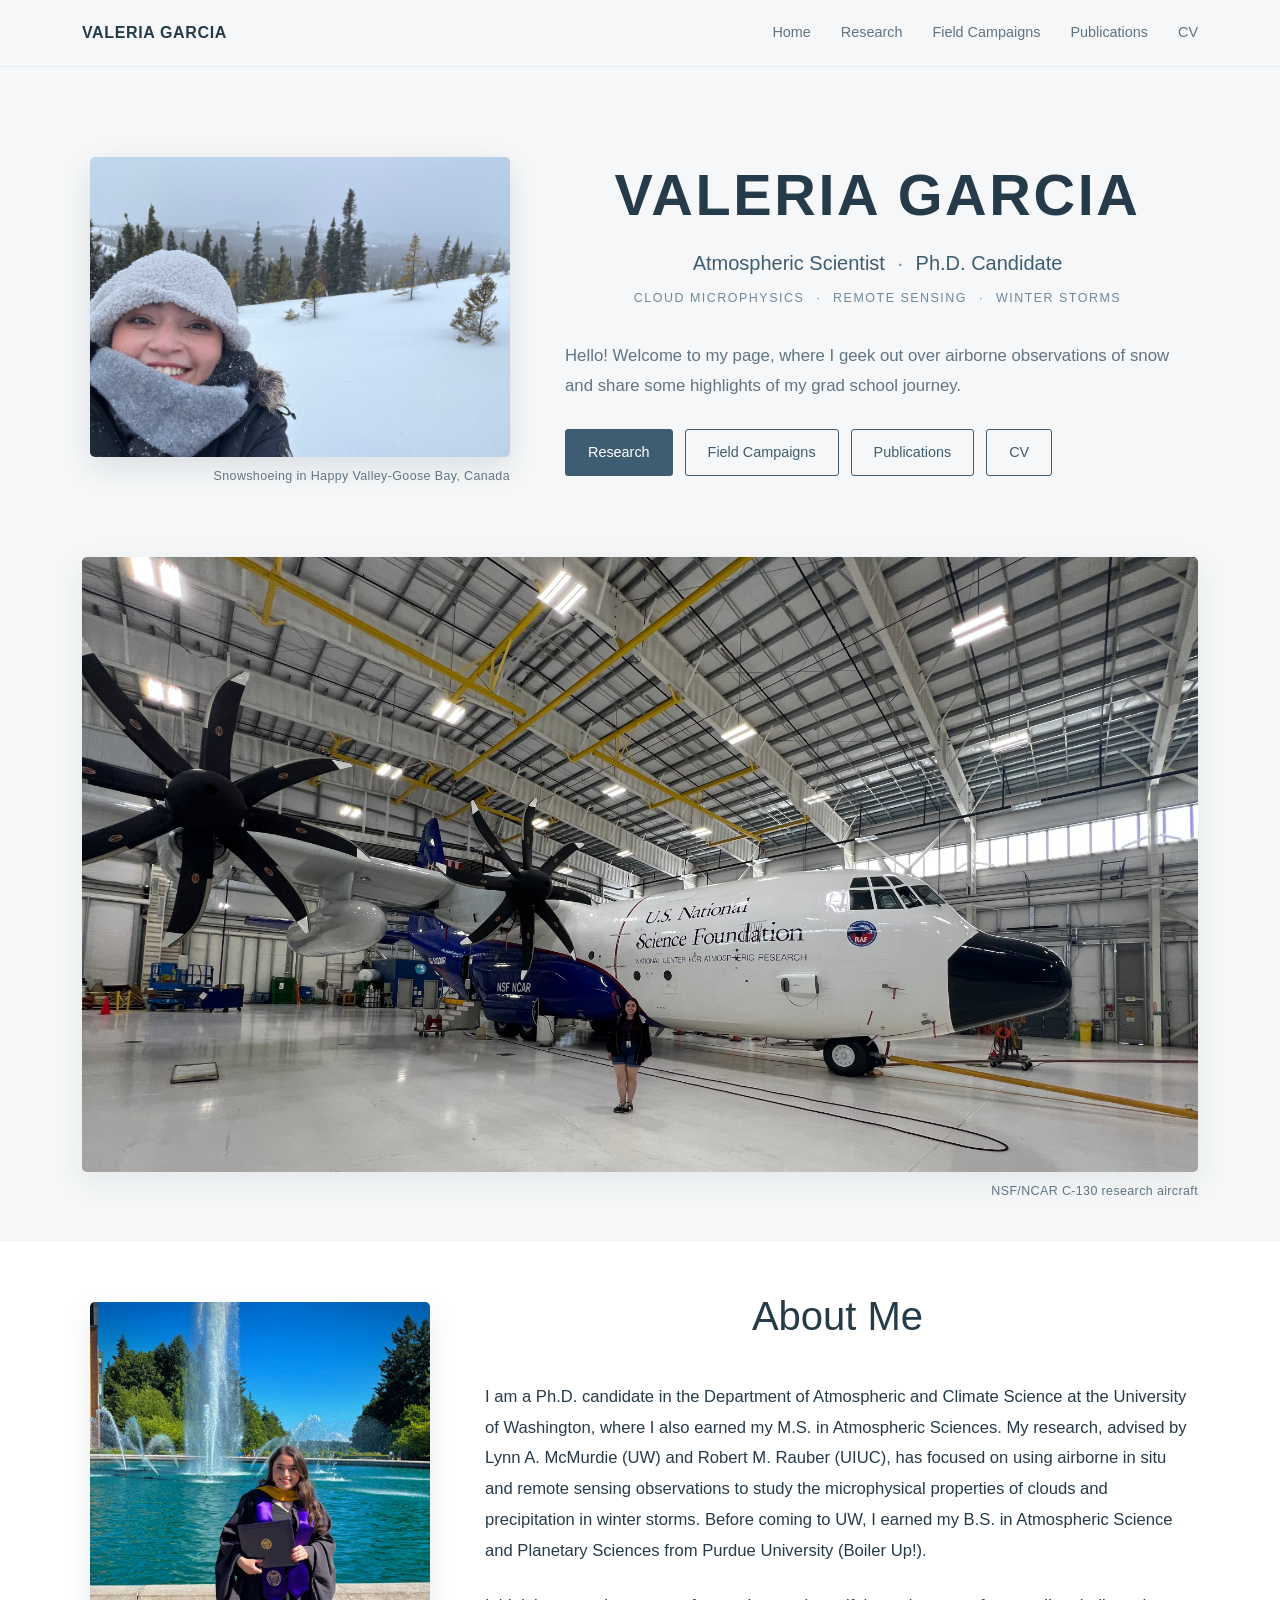
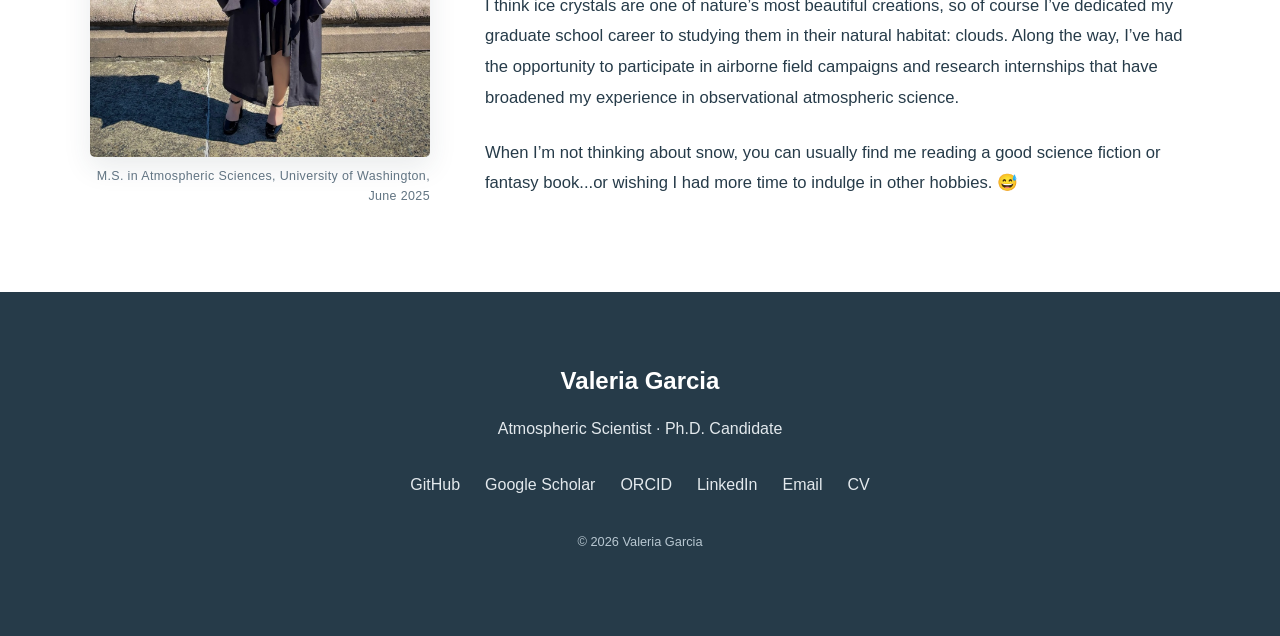
<file: index.html>
<!DOCTYPE html>
<html lang="en">

<head>
    <meta charset="UTF-8">
    <meta name="viewport" content="width=device-width, initial-scale=1.0">

    <title>Valeria Garcia | Atmospheric Scientist</title>

    <meta
        name="description"
        content="Valeria Garcia — atmospheric scientist and Ph.D. candidate studying cloud microphysics, remote sensing, and winter storms."
    >

    <link rel="stylesheet" href="style.css">
</head>


<body>

    <!-- =====================================================
         Navigation
    ====================================================== -->

    <header class="site-header">

        <nav class="navbar">

            <a href="index.html" class="site-name">
                Valeria Garcia
            </a>

            <div class="nav-links">
                <a href="index.html">Home</a>
                <a href="research.html">Research</a>
                <a href="field-campaigns.html">Field Campaigns</a>
                <a href="publications.html">Publications</a>
                <a href="cv.html">CV</a>
            </div>

        </nav>

    </header>



    <!-- =====================================================
         Main
    ====================================================== -->

    <main>


        <!-- =================================================
             Hero
        ================================================== -->

        <section class="hero">

            <div class="hero-profile">

                <figure class="portrait-wrapper">
                    <img
                        src="assets/images/valeria.jpeg"
                        alt="Valeria Garcia snowshoeing in Happy Valley-Goose Bay, Canada"
                        class="portrait"
                    >
                    <figcaption>
                        Snowshoeing in Happy Valley-Goose Bay, Canada
                    </figcaption>
                </figure>


                <div class="hero-text">

                    <h1>Valeria Garcia</h1>

                    <h2>
                        Atmospheric Scientist
                        <span>·</span>
                        Ph.D. Candidate
                    </h2>

                    <p class="research-fields">
                        Cloud Microphysics
                        <span>·</span>
                        Remote Sensing
                        <span>·</span>
                        Winter Storms
                    </p>

                    <p class="intro">
                        Hello! Welcome to my page, where I geek out over airborne
                        observations of snow and share some highlights of my grad school
                        journey.
                    </p>

                    <div class="hero-buttons">

                        <a href="research.html" class="button primary">
                            Research
                        </a>

                        <a href="field-campaigns.html" class="button secondary">
                            Field Campaigns
                        </a>

                        <a href="publications.html" class="button secondary">
                            Publications
                        </a>

                        <a href="cv.html" class="button secondary">
                            CV
                        </a>

                    </div>

                </div>

            </div>


            <figure class="hero-aircraft">

                <img
                    src="assets/images/valeria_C130.jpeg"
                    alt="Valeria Garcia standing beside the NSF NCAR C-130 research aircraft"
                    class="hero-aircraft-photo"
                >

                <figcaption>
                    NSF/NCAR C-130 research aircraft
                </figcaption>

            </figure>

        </section>



        <!-- =================================================
             About Me
        ================================================== -->

        <section class="about-section">

            <div class="about-wrapper">

                <div class="about-layout">

                    <figure class="about-photo-wrapper">
                        <img
                            src="assets/images/Valeria_Masters.jpg"
                            alt="Valeria Garcia after earning her master's degree at the University of Washington"
                            class="about-photo"
                        >
                        <figcaption>
                            M.S. in Atmospheric Sciences, University of Washington, June 2025
                        </figcaption>
                    </figure>


                    <div class="about-content">

                        <h2>About Me</h2>

                        <p>
                            I am a Ph.D. candidate in the Department of Atmospheric and
                            Climate Science at the University of Washington, where I also
                            earned my M.S. in Atmospheric Sciences. My research, advised by
                            Lynn A. McMurdie (UW) and Robert M. Rauber (UIUC), has focused
                            on using airborne in situ and remote sensing observations to
                            study the microphysical properties of clouds and precipitation
                            in winter storms. Before coming to UW, I earned my B.S. in
                            Atmospheric Science and Planetary Sciences from Purdue
                            University (Boiler Up!).
                        </p>

                        <p>
                            I think ice crystals are one of nature’s most beautiful creations,
                            so of course I’ve dedicated my graduate school career to studying
                            them in their natural habitat: clouds. Along the way, I’ve had the
                            opportunity to participate in airborne field campaigns and research
                            internships that have broadened my experience in observational
                            atmospheric science.
                        </p>

                        <p>
                            When I’m not thinking about snow, you can usually find me
                            reading a good science fiction or fantasy book...or wishing
                            I had more time to indulge in other hobbies. 😅
                        </p>

                    </div>

                </div>

            </div>

        </section>

    </main>



    <!-- =====================================================
         Footer
    ====================================================== -->

    <footer class="site-footer">

        <h2>Valeria Garcia</h2>

        <p>
            Atmospheric Scientist · Ph.D. Candidate
        </p>

        <div class="footer-links">

            <a href="https://github.com/vgarcia3" target="_blank" rel="noopener noreferrer">
                GitHub
            </a>

            <a href="https://scholar.google.com/citations?user=y9aDKXQAAAAJ&amp;hl=en"
            target="_blank"
            rel="noopener noreferrer">
                Google Scholar
            </a>

            <a href="https://orcid.org/0000-0001-6007-8369"
            target="_blank"
            rel="noopener noreferrer">
                ORCID
            </a>

            <a href="https://www.linkedin.com/in/valeria-garcia-54825319a/"
            target="_blank"
            rel="noopener noreferrer">
                LinkedIn
            </a>

            <a href="mailto:vgarcia1@uw.edu">
                Email
            </a>

            <a href="cv.html">
                CV
            </a>

        </div>

        <p class="copyright">
            © 2026 Valeria Garcia
        </p>

    </footer>


</body>
</html>
</file>
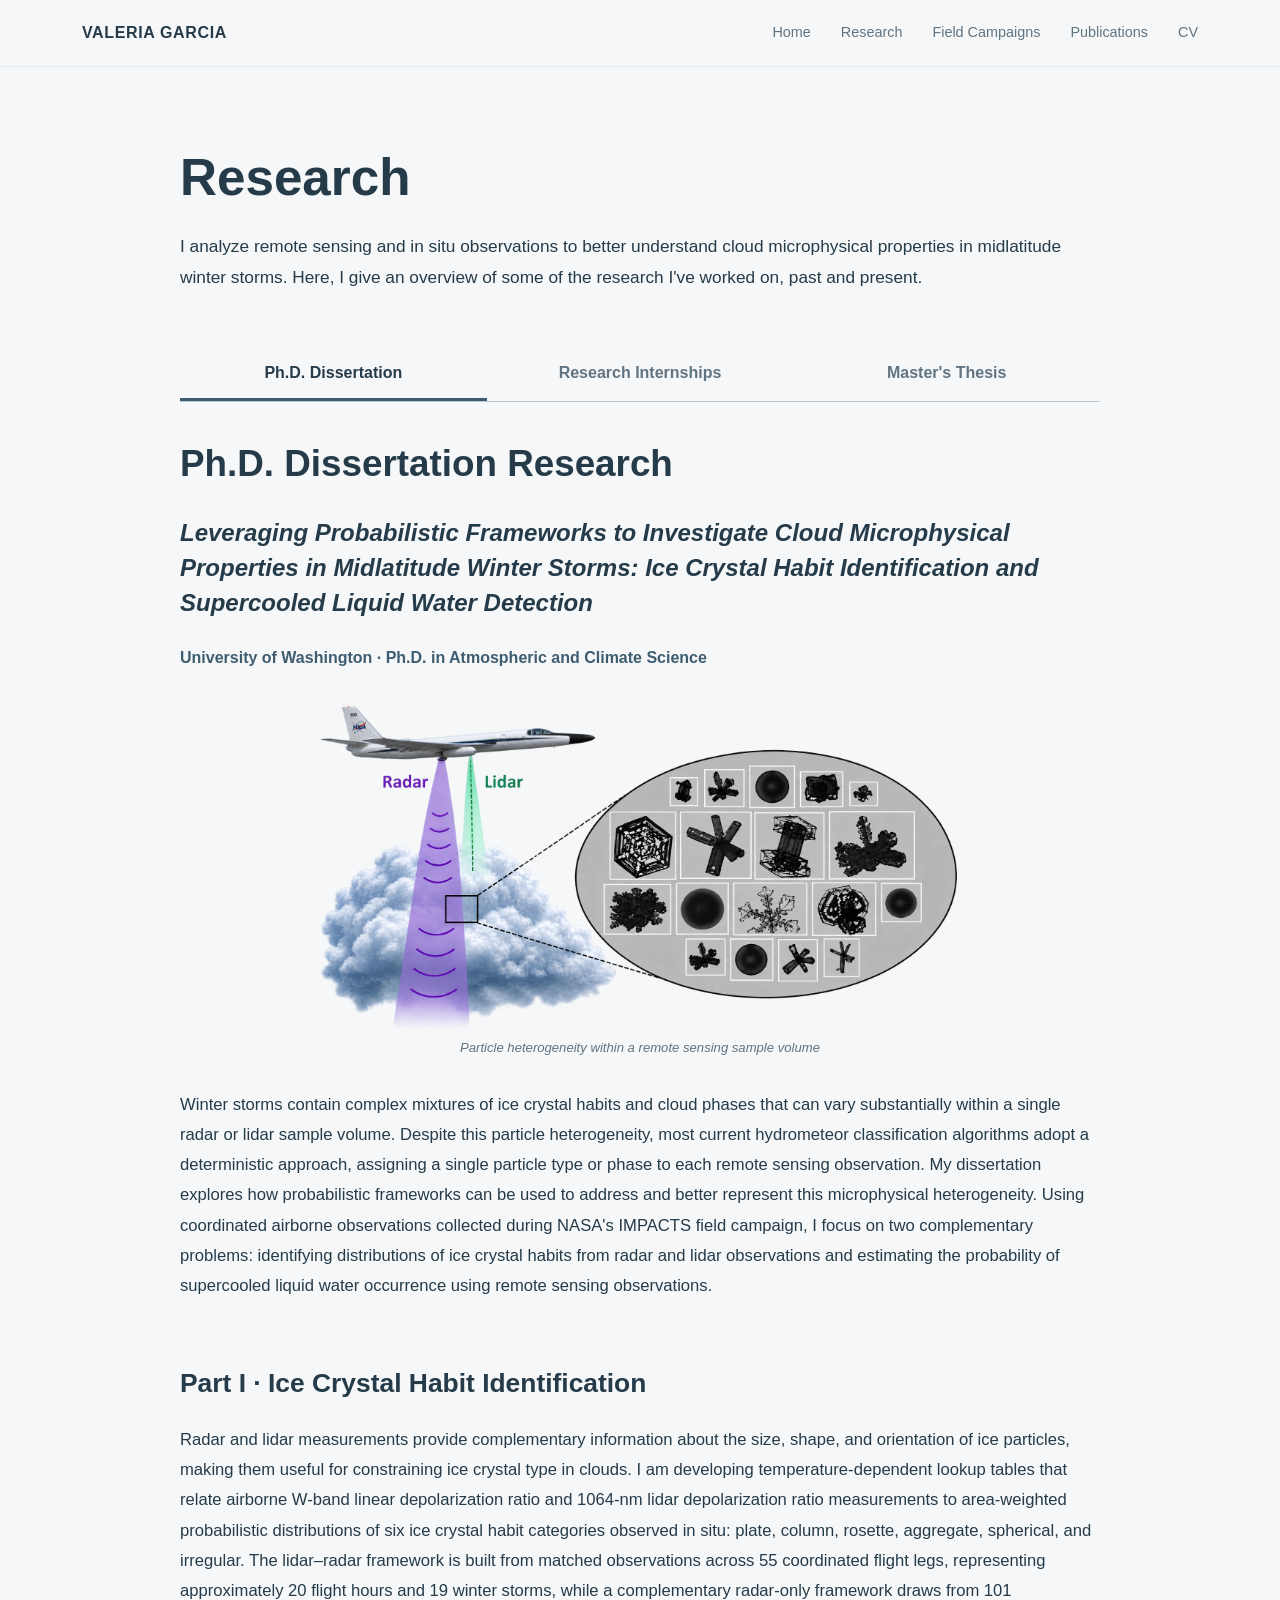
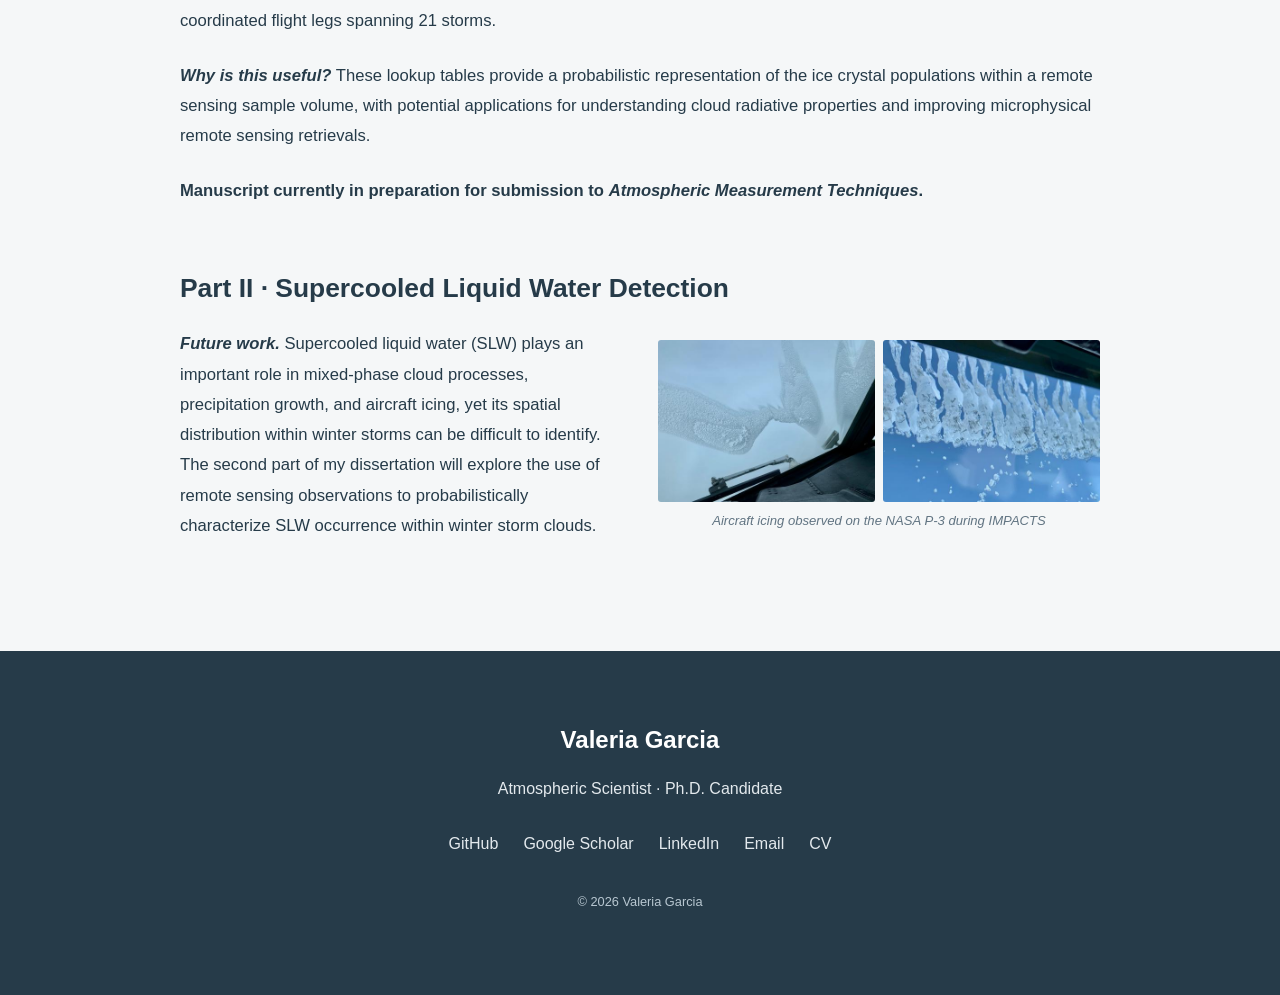
<file: research.html>
<!DOCTYPE html>
<html lang="en">
<head>
    <meta charset="UTF-8">
    <meta name="viewport" content="width=device-width, initial-scale=1.0">

    <title>Research | Valeria Garcia</title>

    <meta
        name="description"
        content="Research by Valeria Garcia on cloud microphysics, remote sensing, and midlatitude winter storms."
    >

    <link rel="stylesheet" href="style.css">
</head>

<body>

    <!-- =====================================================
         Navigation
    ====================================================== -->

    <header class="site-header">
        <nav class="navbar">

            <a href="index.html" class="site-name">
                Valeria Garcia
            </a>

            <div class="nav-links">
                <a href="index.html">Home</a>
                <a href="research.html">Research</a>
                <a href="field-campaigns.html">Field Campaigns</a>
                <a href="publications.html">Publications</a>
                <a href="cv.html">CV</a>
            </div>

        </nav>
    </header>


    <main class="research-page">

        <!-- =================================================
             Research Introduction
        ================================================== -->

        <section class="research-intro">

            <h1>Research</h1>

            <p>
                I analyze remote sensing and in situ observations
                to better understand cloud microphysical properties in
                midlatitude winter storms. Here, I give an overview of some
                of the research I've worked on, past and present.
            </p>

        </section>


        <!-- =================================================
             Research Tabs
        ================================================== -->

        <div class="research-tabs" role="tablist" aria-label="Research sections">

            <button
                class="research-tab active"
                id="phd-tab"
                data-tab="phd"
                role="tab"
                aria-selected="true"
                aria-controls="phd"
            >
                Ph.D. Dissertation
            </button>

            <button
                class="research-tab"
                id="internships-tab"
                data-tab="internships"
                role="tab"
                aria-selected="false"
                aria-controls="internships"
            >
                Research Internships
            </button>

            <button
                class="research-tab"
                id="masters-tab"
                data-tab="masters"
                role="tab"
                aria-selected="false"
                aria-controls="masters"
            >
                Master's Thesis
            </button>

        </div>


        <!-- =================================================
             Ph.D. Dissertation Tab
        ================================================== -->

        <div
            class="research-tab-panel active"
            id="phd"
            role="tabpanel"
            aria-labelledby="phd-tab"
        >

            <section class="research-section dissertation-section">

                <h2>Ph.D. Dissertation Research</h2>

                <h3 class="research-title">
                    Leveraging Probabilistic Frameworks to Investigate Cloud
                    Microphysical Properties in Midlatitude Winter Storms:
                    Ice Crystal Habit Identification and Supercooled Liquid
                    Water Detection
                </h3>

                <p class="research-affiliation">
                    University of Washington · Ph.D. in Atmospheric and Climate Science
                </p>


                <!-- =========================================
                     Dissertation Overview
                ========================================== -->

                <div class="dissertation-overview">

                    <figure class="heterogeneity-figure">

                        <img
                            src="assets/images/particle_heterogeneity.png"
                            alt="Illustration of radar and lidar observing a heterogeneous mixture of cloud particles within a remote sensing sample volume"
                        >

                        <figcaption>
                            Particle heterogeneity within a remote sensing sample volume
                        </figcaption>

                    </figure>


                    <div class="dissertation-overview-text">

                        <p>
                            Winter storms contain complex mixtures of ice
                            crystal habits and cloud phases that can vary
                            substantially within a single radar or lidar sample
                            volume. Despite this particle heterogeneity, most
                            current hydrometeor classification algorithms adopt
                            a deterministic approach, assigning a single
                            particle type or phase to each remote sensing
                            observation. My dissertation explores how
                            probabilistic frameworks can be used to address and
                            better represent this microphysical heterogeneity.
                            Using coordinated airborne observations collected
                            during NASA's IMPACTS field campaign, I focus on two
                            complementary problems: identifying distributions
                            of ice crystal habits from radar and lidar
                            observations and estimating the probability of
                            supercooled liquid water occurrence using remote
                            sensing observations.
                        </p>

                    </div>

                </div>


                <!-- =========================================
                     Part I · Ice Crystal Habit Identification
                ========================================== -->

                <div class="dissertation-part">

                    <h3 class="part-title">
                        Part I · Ice Crystal Habit Identification
                    </h3>

                    <p>
                        Radar and lidar measurements provide complementary
                        information about the size, shape, and orientation of
                        ice particles, making them useful for constraining ice
                        crystal type in clouds. I am developing
                        temperature-dependent lookup tables that relate
                        airborne W-band linear depolarization ratio and
                        1064-nm lidar depolarization ratio measurements to
                        area-weighted probabilistic distributions of six ice
                        crystal habit categories observed in situ: plate,
                        column, rosette, aggregate, spherical, and irregular.
                        The lidar–radar framework is built from matched
                        observations across 55 coordinated flight legs,
                        representing approximately 20 flight hours and 19
                        winter storms, while a complementary radar-only
                        framework draws from 101 coordinated flight legs
                        spanning 21 storms.
                    </p>

                    <p>
                        <em><strong>Why is this useful?</strong></em>
                        These lookup tables provide a probabilistic
                        representation of the ice crystal populations within
                        a remote sensing sample volume, with potential
                        applications for understanding cloud radiative
                        properties and improving microphysical remote sensing
                        retrievals.
                    </p>

                    <p class="manuscript-note">
                        <strong>
                            Manuscript currently in preparation for submission
                            to <em>Atmospheric Measurement Techniques</em>.
                        </strong>
                    </p>

                </div>


                <!-- =========================================
                     Part II · Supercooled Liquid Water Detection
                ========================================== -->

                <div class="dissertation-part">

                    <h3 class="part-title">
                        Part II · Supercooled Liquid Water Detection
                    </h3>

                    <div class="slw-overview">

                        <div class="slw-text">

                            <p>
                                <em><strong>Future work.</strong></em>
                                Supercooled liquid water (SLW) plays an
                                important role in mixed-phase cloud processes,
                                precipitation growth, and aircraft icing, yet
                                its spatial distribution within winter storms
                                can be difficult to identify. The second part
                                of my dissertation will explore the use of
                                remote sensing observations to
                                probabilistically characterize SLW occurrence
                                within winter storm clouds.
                            </p>

                        </div>


                        <figure class="slw-figure">

                            <div class="slw-images">

                                <img
                                    src="assets/images/IMPACTS_icing_1.jpg"
                                    alt="Aircraft icing observed during IMPACTS"
                                >

                                <img
                                    src="assets/images/IMPACTS_icing_2.jpg"
                                    alt="Aircraft icing observed during IMPACTS"
                                >

                            </div>

                            <figcaption>
                                Aircraft icing observed on the NASA P-3 during IMPACTS
                            </figcaption>

                        </figure>

                    </div>

                </div>

            </section>

        </div>


        <!-- =================================================
             Research Internships Tab
        ================================================== -->

        <div
            class="research-tab-panel"
            id="internships"
            role="tabpanel"
            aria-labelledby="internships-tab"
            hidden
        >

            <section class="research-section">

                <h2>Research Internships</h2>

                <p class="tab-placeholder">
                    Research internship projects will be added here.
                </p>

            </section>

        </div>


        <!-- =================================================
             Master's Thesis Tab
        ================================================== -->

        <div
            class="research-tab-panel"
            id="masters"
            role="tabpanel"
            aria-labelledby="masters-tab"
            hidden
        >

            <section class="research-section">

                <h2>Master's Thesis</h2>

                <p class="tab-placeholder">
                    Master's thesis research will be added here.
                </p>

            </section>

        </div>

    </main>


    <!-- =====================================================
         Footer
    ====================================================== -->

    <footer class="site-footer">

        <h2>Valeria Garcia</h2>

        <p>
            Atmospheric Scientist · Ph.D. Candidate
        </p>

        <div class="footer-links">
            <a href="https://github.com/vgarcia3">GitHub</a>
            <a href="#">Google Scholar</a>
            <a href="#">LinkedIn</a>
            <a href="#">Email</a>
            <a href="cv.html">CV</a>
        </div>

        <p class="copyright">
            © 2026 Valeria Garcia
        </p>

    </footer>


    <!-- =====================================================
         Research Tab Functionality
    ====================================================== -->

    <script>
        const tabs = document.querySelectorAll(".research-tab");
        const panels = document.querySelectorAll(".research-tab-panel");

        tabs.forEach(tab => {
            tab.addEventListener("click", () => {

                const targetId = tab.dataset.tab;

                tabs.forEach(item => {
                    item.classList.remove("active");
                    item.setAttribute("aria-selected", "false");
                });

                panels.forEach(panel => {
                    panel.classList.remove("active");
                    panel.hidden = true;
                });

                tab.classList.add("active");
                tab.setAttribute("aria-selected", "true");

                const targetPanel = document.getElementById(targetId);

                targetPanel.classList.add("active");
                targetPanel.hidden = false;
            });
        });
    </script>

</body>
</html>
</file>
<file: style.css>
/* ==========================================================
   Winter storm color palette
========================================================== */

:root {
    --snow: #f5f7f8;
    --white: #ffffff;

    --cloud-light: #e3e9ed;
    --cloud: #b8c7d1;

    --steel-blue: #6f899b;
    --storm-blue: #3f5d70;
    --deep-storm: #263b49;

    --text: #263b49;
    --text-light: #617482;

    --max-width: 1180px;
}


/* ==========================================================
   Global
========================================================== */

* {
    box-sizing: border-box;
}

html {
    scroll-behavior: smooth;
}

body {
    margin: 0;

    font-family:
        -apple-system,
        BlinkMacSystemFont,
        "Segoe UI",
        Helvetica,
        Arial,
        sans-serif;

    background: var(--snow);
    color: var(--text);

    line-height: 1.6;
}

a {
    color: inherit;
    text-decoration: none;
}


/* ==========================================================
   Navigation
========================================================== */

.site-header {
    background: rgba(245, 247, 248, 0.96);
    border-bottom: 1px solid var(--cloud-light);

    position: sticky;
    top: 0;
    z-index: 100;
}

.navbar {
    max-width: var(--max-width);

    margin: 0 auto;
    padding: 20px 32px;

    display: flex;
    justify-content: space-between;
    align-items: center;
}

.site-name {
    font-weight: 700;
    letter-spacing: 0.04em;
    text-transform: uppercase;
}

.nav-links {
    display: flex;
    gap: 30px;

    font-size: 0.9rem;
}

.nav-links a {
    color: var(--text-light);
}

.nav-links a:hover {
    color: var(--deep-storm);
}


/* ==========================================================
   Hero
========================================================== */

.hero {
    max-width: var(--max-width);

    margin: 0 auto;

    padding:
        90px
        32px
        40px;
}

.hero-profile {
    max-width: 1100px;

    margin: 0 auto;

    display: grid;

    grid-template-columns:
        420px
        minmax(0, 1fr);

    gap: 55px;

    align-items: center;
}


/* ==========================================================
   Portrait
========================================================== */

.portrait-wrapper {
    width: 100%;
}

.portrait {
    display: block;

    width: 100%;
    height: 300px;

    object-fit: cover;
    object-position: left center;

    border-radius: 5px;

    box-shadow:
        0 10px 28px
        rgba(38, 59, 73, 0.12);
}


/* ==========================================================
   Hero text
========================================================== */

.hero-text {
    text-align: left;
}

.hero h1 {
    margin: 0;

    font-size:
        clamp(2.8rem, 4.5vw, 4.6rem);

    line-height: 1;

    text-transform: uppercase;

    letter-spacing: 0.045em;

    color: var(--deep-storm);

    white-space: nowrap;

    text-align: center;
}

.hero h2 {
    margin-top: 22px;
    margin-bottom: 10px;

    font-size: 1.25rem;
    font-weight: 400;

    color: var(--storm-blue);

    text-align: center;
}

.hero h2 span,
.research-fields span {
    margin: 0 7px;

    color: var(--steel-blue);
}

.research-fields {
    margin: 0;

    text-transform: uppercase;

    letter-spacing: 0.12em;

    font-size: 0.78rem;

    color: var(--steel-blue);

    text-align: center;
}

.intro {
    max-width: 650px;

    margin:
        32px
        0
        0;

    font-size: 1.05rem;

    line-height: 1.8;

    color: var(--text-light);

    text-align: left;
}


/* ==========================================================
   Hero buttons
========================================================== */

.hero-buttons {
    margin-top: 28px;

    display: flex;
    flex-wrap: wrap;

    gap: 12px;
}

.button {
    padding: 11px 22px;

    border: 1px solid var(--storm-blue);

    border-radius: 3px;

    font-size: 0.9rem;

    transition:
        transform 0.2s,
        background 0.2s,
        border-color 0.2s,
        color 0.2s;
}

.button.primary {
    background: var(--storm-blue);
    color: white;
}

.button.secondary {
    background: transparent;
    color: var(--storm-blue);
}

.button:hover {
    transform: translateY(-2px);

    background: var(--deep-storm);
    border-color: var(--deep-storm);

    color: white;
}


/* ==========================================================
   C-130 hero photograph
========================================================== */

.hero-aircraft {
    margin:
        70px
        0
        0;
}

.hero-aircraft-photo {
    display: block;

    width: 100%;
    height: auto;

    border-radius: 5px;

    box-shadow:
        0 10px 30px
        rgba(38, 59, 73, 0.08);
}

.hero-aircraft figcaption {
    margin-top: 10px;

    text-align: right;

    font-size: 0.78rem;

    letter-spacing: 0.03em;

    color: var(--text-light);
}


/* ==========================================================
   About Me
========================================================== */

.about-section {
    background: var(--white);

    padding:
        60px
        32px
        85px;
}

.about-wrapper {
    max-width: 1100px;

    margin: 0 auto;
}

.about-layout {
    display: grid;

    grid-template-columns:
        340px
        minmax(0, 1fr);

    gap: 55px;

    align-items: start;
}


/* ==========================================================
   About photo
========================================================== */

.about-photo-wrapper {
    width: 100%;
}

.about-photo {
    display: block;

    width: 100%;
    height: 455px;

    object-fit: cover;
    object-position: center;

    border-radius: 5px;

    box-shadow:
        0 10px 28px
        rgba(38, 59, 73, 0.10);
}


/* ==========================================================
   About text
========================================================== */

.about-content {
    font-size: 1.04rem;

    line-height: 1.85;

    color: var(--text);
}

.about-content h2 {
    margin:
        -10px
        0
        42px;

    text-align: center;

    font-size: 2.5rem;
    font-weight: 500;

    line-height: 1.2;

    color: var(--deep-storm);
}

.about-content p {
    margin:
        0
        0
        24px;
}

.about-content p:last-child {
    margin-bottom: 0;
}


/* ==========================================================
   Photo captions
========================================================== */

.portrait-wrapper,
.about-photo-wrapper {
    margin: 0;
}

.portrait-wrapper figcaption,
.about-photo-wrapper figcaption {
    margin-top: 10px;

    text-align: right;

    font-size: 0.78rem;

    letter-spacing: 0.03em;

    color: var(--text-light);
}


/* ==========================================================
   Footer
========================================================== */

.site-footer {
    padding: 70px 32px;

    text-align: center;

    background: var(--deep-storm);

    color: var(--cloud-light);
}

.site-footer h2 {
    margin: 0;

    color: white;
}

.footer-links {
    margin: 30px 0;

    display: flex;
    justify-content: center;
    flex-wrap: wrap;

    gap: 25px;
}

.footer-links a:hover {
    color: white;
}

.copyright {
    margin-top: 35px;

    font-size: 0.8rem;

    color: var(--cloud);
}


/* =========================================================
   Research Page
========================================================= */

.research-page {
    max-width: 1080px;

    margin: 0 auto;

    padding:
        85px
        32px
        110px;
}


/* ---------------------------------------------------------
   Research introduction
--------------------------------------------------------- */

.research-intro {
    max-width: 920px;

    margin: 0 auto;
}

.research-intro h1 {
    margin:
        0
        0
        28px;

    font-size:
        clamp(2.7rem, 4vw, 4rem);

    line-height: 1;

    color: var(--deep-storm);
}

.research-intro p {
    margin: 0;

    font-size: 1.08rem;
    line-height: 1.8;

    color: var(--text);
}


/* ---------------------------------------------------------
   Research tabs
--------------------------------------------------------- */

.research-tabs {
    max-width: 920px;

    margin:
        55px
        auto
        0;

    display: flex;

    border-bottom: 1px solid var(--cloud);
}

.research-tab {
    flex: 1;

    padding:
        16px
        18px;

    border: none;
    border-bottom: 3px solid transparent;

    background: transparent;

    font-family: inherit;
    font-size: 1rem;
    font-weight: 600;

    color: var(--text-light);

    cursor: pointer;

    transition:
        color 0.2s ease,
        border-color 0.2s ease,
        background 0.2s ease;
}

.research-tab:hover {
    color: var(--deep-storm);

    background:
        rgba(184, 199, 209, 0.12);
}

.research-tab:focus-visible {
    outline: 2px solid var(--steel-blue);
    outline-offset: 3px;
}

.research-tab.active {
    color: var(--deep-storm);

    border-bottom-color: var(--storm-blue);
}


/* ---------------------------------------------------------
   Research tab panels
--------------------------------------------------------- */

.research-tab-panel {
    display: none;
}

.research-tab-panel.active {
    display: block;
}


/* ---------------------------------------------------------
   Research sections
--------------------------------------------------------- */

.research-section {
    max-width: 920px;

    margin:
        40px
        auto
        0;
}

.research-section h2 {
    margin:
        0
        0
        30px;

    font-size: 2.3rem;
    line-height: 1.2;

    color: var(--deep-storm);
}

.research-title {
    margin:
        0
        0
        24px;

    font-size: 1.5rem;
    line-height: 1.45;

    font-style: italic;
    font-weight: 600;

    color: var(--deep-storm);
}

.research-affiliation {
    margin:
        0
        0
        28px;

    font-size: 1rem;
    font-weight: 600;

    color: var(--storm-blue);
}

.tab-placeholder {
    margin: 0;

    font-size: 1.04rem;
    line-height: 1.82;

    color: var(--text-light);
}


/* ---------------------------------------------------------
   Dissertation overview
--------------------------------------------------------- */

.dissertation-overview {
    margin-top: 34px;
}

.heterogeneity-figure {
    width:
        min(100%, 650px);

    margin:
        0
        auto
        32px;
}

.heterogeneity-figure img {
    display: block;

    width: 100%;
    height: auto;
}

.heterogeneity-figure figcaption {
    margin-top: 10px;

    text-align: center;

    font-size: 0.82rem;
    font-style: italic;
    line-height: 1.4;

    color: var(--text-light);
}

.dissertation-overview-text {
    max-width: 100%;
}

.dissertation-overview-text p {
    margin: 0;

    font-size: 1.04rem;
    line-height: 1.82;

    color: var(--text);
}


/* ---------------------------------------------------------
   Dissertation Parts
--------------------------------------------------------- */

.dissertation-part {
    margin-top: 65px;
}

.part-title {
    margin:
        0
        0
        24px;

    font-size: 1.65rem;
    line-height: 1.3;
    font-weight: 600;

    color: var(--deep-storm);
}

.dissertation-part > p {
    margin:
        0
        0
        24px;

    font-size: 1.04rem;
    line-height: 1.82;

    color: var(--text);
}

.dissertation-part > p:last-child {
    margin-bottom: 0;
}

.manuscript-note {
    margin-top: 30px;
}


/* ---------------------------------------------------------
   Part II: Supercooled Liquid Water
--------------------------------------------------------- */

.slw-overview {
    display: grid;

    grid-template-columns:
        1fr
        1fr;

    gap: 36px;

    align-items: center;
}

.slw-text p {
    margin: 0;

    font-size: 1.04rem;
    line-height: 1.82;

    color: var(--text);
}

.slw-figure {
    margin: 0;

    width: 100%;
}

.slw-images {
    display: grid;

    grid-template-columns:
        1fr
        1fr;

    gap: 8px;
}

.slw-images img {
    display: block;

    width: 100%;

    aspect-ratio: 4 / 3;

    object-fit: cover;

    border-radius: 3px;
}

.slw-figure figcaption {
    margin-top: 10px;

    text-align: center;

    font-size: 0.82rem;
    font-style: italic;
    line-height: 1.4;

    color: var(--text-light);
}


/* ==========================================================
   Mobile
========================================================== */

@media (max-width: 800px) {

    .navbar {
        flex-direction: column;

        gap: 15px;
    }

    .nav-links {
        justify-content: center;
        flex-wrap: wrap;

        gap: 13px 20px;
    }


    /* Hero */

    .hero {
        padding:
            70px
            22px
            35px;
    }

    .hero-profile {
        grid-template-columns: 1fr;

        gap: 35px;
    }

    .portrait-wrapper {
        width:
            min(100%, 500px);

        margin: 0 auto;
    }

    .portrait {
        width: 100%;
        height: auto;

        object-fit: contain;
    }

    .hero-text {
        text-align: center;
    }

    .hero h1 {
        font-size:
            clamp(2.3rem, 10vw, 3rem);

        white-space: normal;

        text-align: center;
    }

    .hero h2 {
        text-align: center;
    }

    .research-fields {
        text-align: center;
    }

    .hero-buttons {
        justify-content: center;
    }

    .intro {
        margin-left: auto;
        margin-right: auto;

        text-align: center;
    }

    .hero-aircraft {
        margin-top: 55px;
    }

    .hero-aircraft figcaption {
        text-align: center;
    }


    /* About */

    .about-section {
        padding:
            50px
            22px
            70px;
    }

    .about-layout {
        grid-template-columns: 1fr;

        gap: 35px;
    }

    .about-photo-wrapper {
        width:
            min(100%, 380px);

        margin: 0 auto;
    }

    .about-photo {
        height: auto;
    }

    .about-content h2 {
        margin:
            0
            0
            30px;

        font-size: 2.2rem;
    }


    /* Research page */

    .research-page {
        padding:
            60px
            22px
            80px;
    }

    .research-intro,
    .research-tabs,
    .research-section {
        max-width: 100%;
    }

    .research-intro h1 {
        font-size: 2.6rem;
    }


    /* Research tabs */

    .research-tabs {
        margin-top: 45px;

        flex-direction: column;

        border-bottom: none;
    }

    .research-tab {
        width: 100%;

        flex: none;

        padding:
            14px
            16px;

        text-align: left;

        border-bottom:
            1px solid
            var(--cloud-light);

        border-left:
            3px solid
            transparent;
    }

    .research-tab.active {
        border-bottom-color:
            var(--cloud-light);

        border-left-color:
            var(--storm-blue);

        background:
            rgba(184, 199, 209, 0.12);
    }


    /* Research sections */

    .research-section {
        margin-top: 35px;
    }

    .research-section h2 {
        font-size: 2rem;
    }

    .research-title {
        font-size: 1.25rem;
    }


    /* Dissertation overview */

    .dissertation-overview {
        margin-top: 28px;
    }

    .heterogeneity-figure {
        width:
            min(100%, 500px);

        margin:
            0
            auto
            28px;
    }


    /* Dissertation parts */

    .dissertation-part {
        margin-top: 50px;
    }

    .part-title {
        font-size: 1.4rem;
    }


    /* Part II */

    .slw-overview {
        grid-template-columns: 1fr;

        gap: 25px;
    }

    .slw-figure {
        width:
            min(100%, 550px);

        margin: 0 auto;
    }

}
</file>
